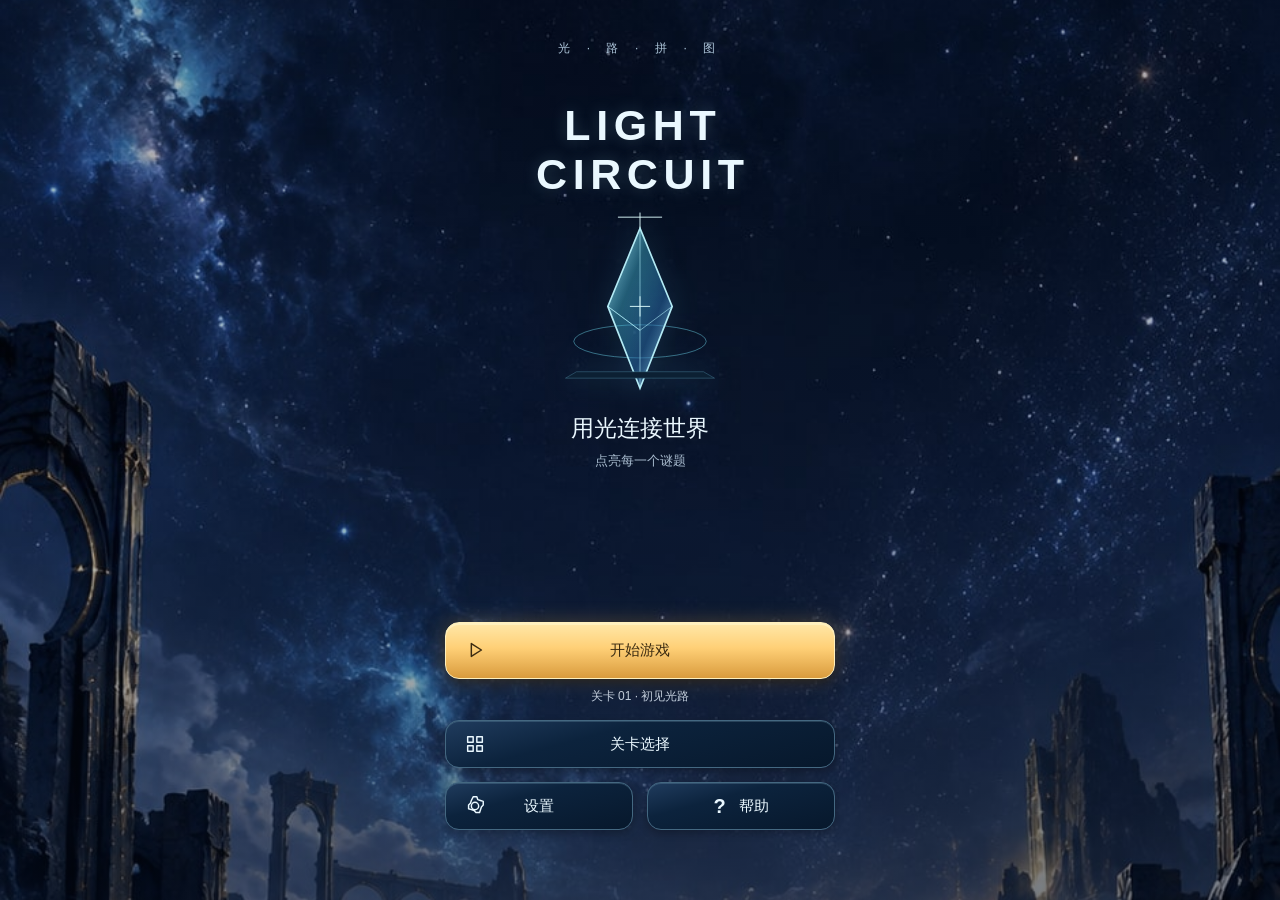
<file: index.html>
<!doctype html>
<html lang="zh-CN">
  <head>
    <meta charset="UTF-8" />
    <meta name="viewport" content="width=device-width, initial-scale=1, viewport-fit=cover" />
    <meta name="theme-color" content="#061221" />
    <meta name="description" content="旋转镜面，接通光路。五个关卡的星空解谜之旅。" />
    <title>Light Circuit · 光路拼图</title>
    <script type="module" crossorigin src="./assets/index-CzXPs9nU.js"></script>
    <link rel="stylesheet" crossorigin href="./assets/index-CplkHeoT.css">
  </head>
  <body>
    <main id="app"><p>正在准备光路…</p></main>
  </body>
</html>
</file>
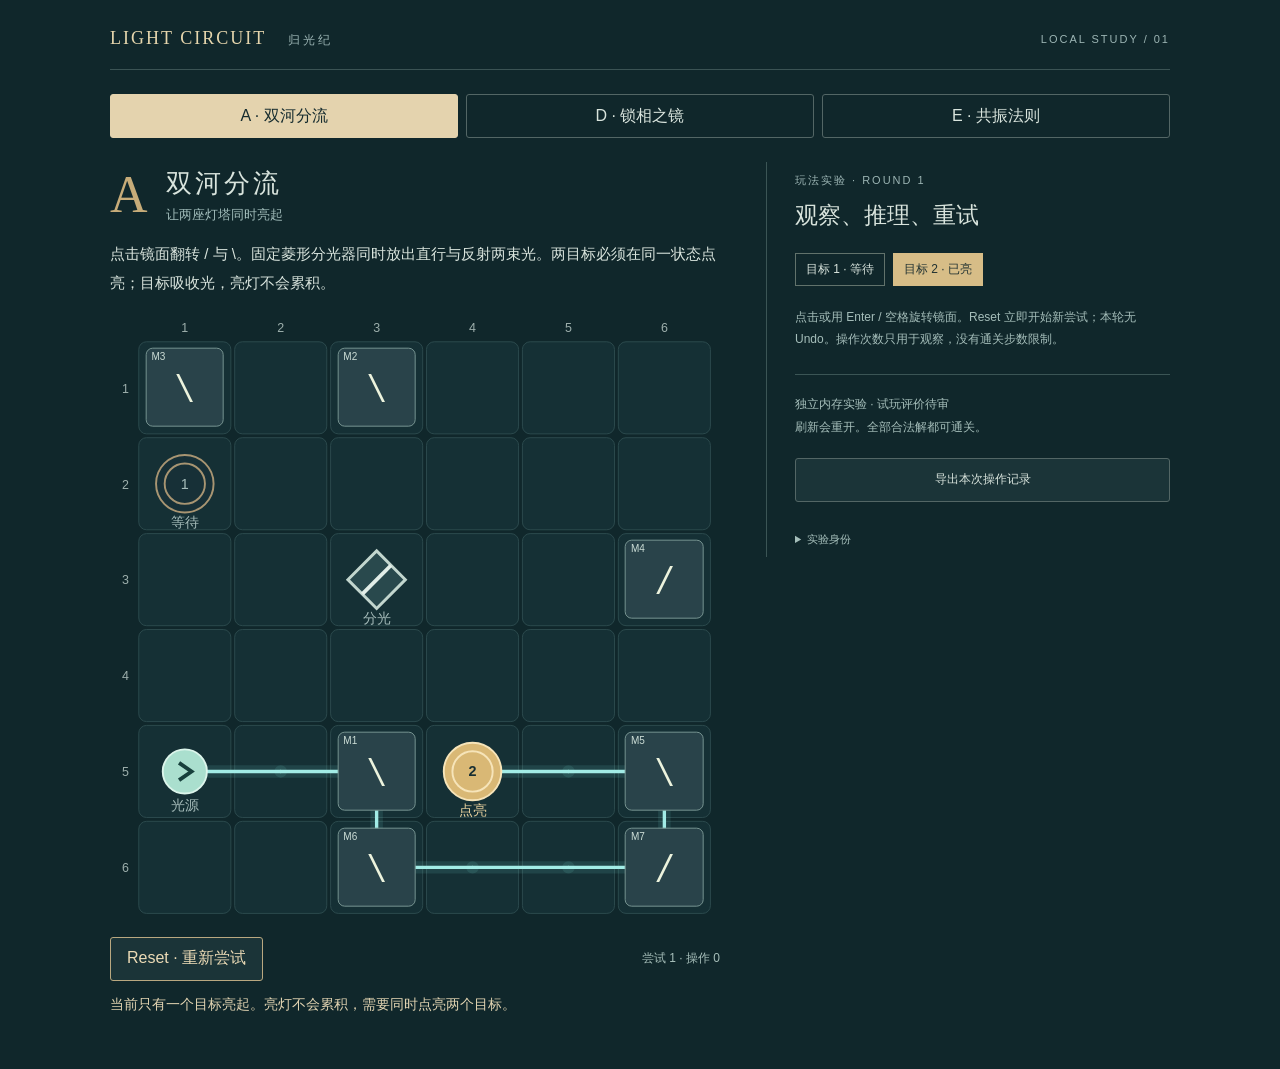
<file: gameplay-lab/round1/gameplay-lab.html>
<!doctype html>
<html lang="zh-CN">
  <head>
    <meta charset="UTF-8" />
    <meta name="viewport" content="width=device-width, initial-scale=1.0" />
    <meta name="theme-color" content="#10272b" />
    <title>Light Circuit · Gameplay Lab</title>
    <script type="module" crossorigin src="./assets/gameplay-lab-gVbwma9g.js"></script>
    <link rel="stylesheet" crossorigin href="./assets/gameplay-lab-BqunWcL1.css">
  </head>
  <body>
    <main id="lab"></main>
  </body>
</html>
</file>
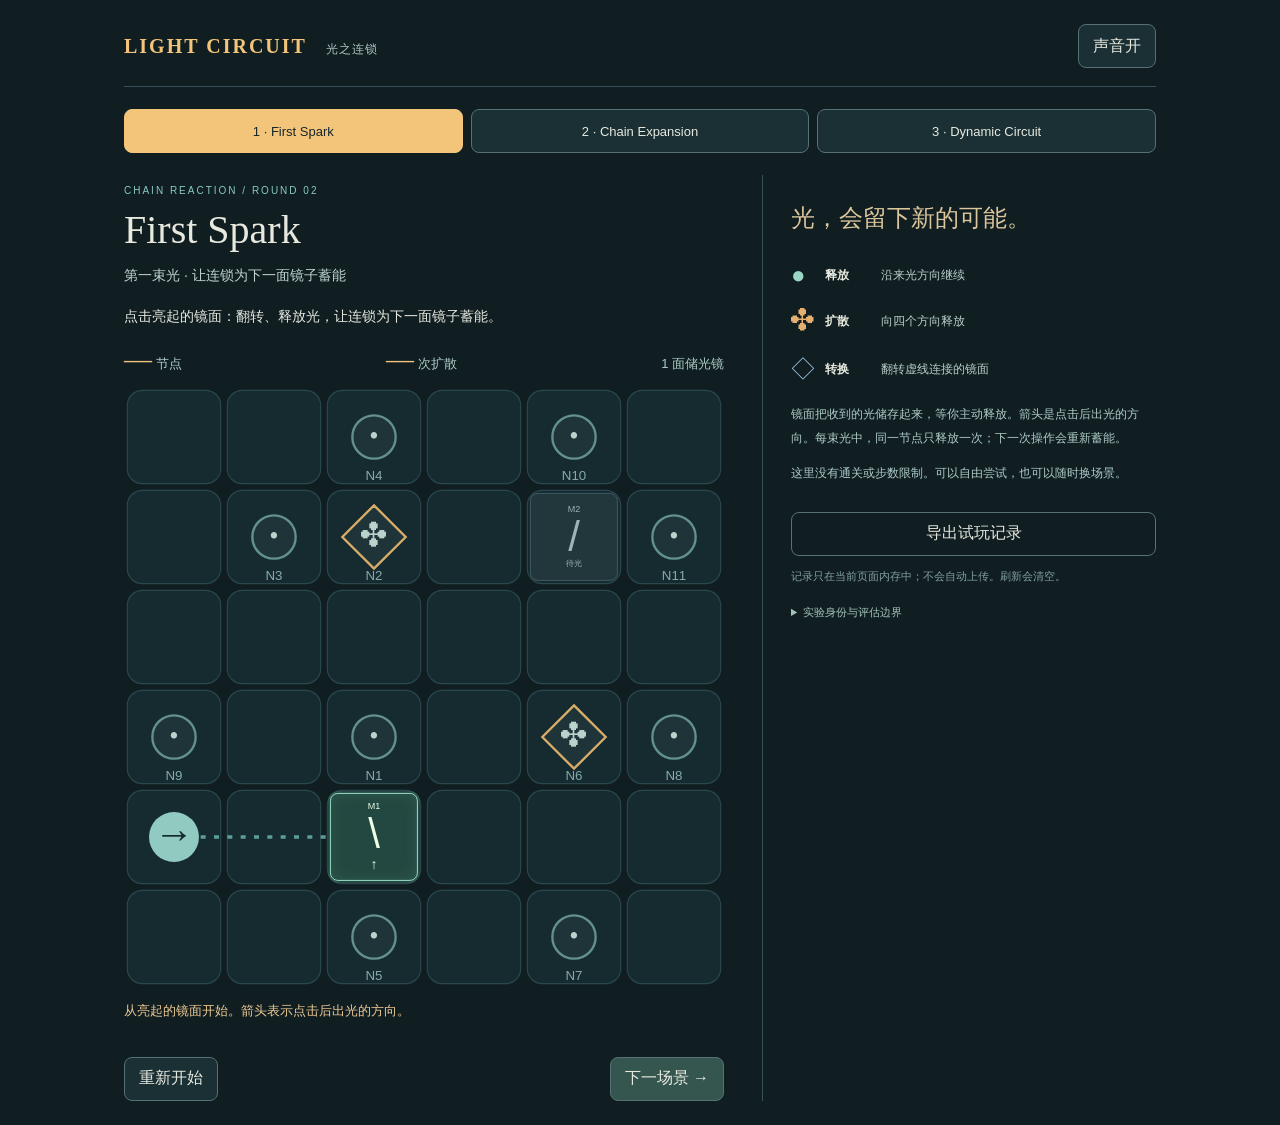
<file: gameplay-lab/round2/chain-reaction.html>
<!doctype html>
<html lang="zh-CN">
  <head>
    <meta charset="UTF-8" />
    <meta name="viewport" content="width=device-width, initial-scale=1" />
    <meta name="theme-color" content="#101e22" />
    <title>Light Circuit · 光之连锁实验</title>
    <script type="module" crossorigin src="./assets/chain-reaction-CK2EcYlo.js"></script>
    <link rel="stylesheet" crossorigin href="./assets/chain-reaction-CG8flUGW.css">
  </head>
  <body>
    <main id="chain"></main>
  </body>
</html>
</file>
<file: assets/index-CplkHeoT.css>
:root{--lightningcss-light: ;--lightningcss-dark:initial;color-scheme:dark;color:#eaf8ff;font-synthesis:none;--cyan:#8ce7f8;--gold:#eec26b;--muted:#a1b9ce;background:#061221;font-family:Microsoft YaHei,Noto Sans CJK SC,sans-serif}*{box-sizing:border-box}body{min-width:280px;margin:0}body:before{content:"";z-index:-2;background:url(../cosmic-ruins.jpg) 50%/cover no-repeat;position:fixed;inset:0}body:after{content:"";z-index:-1;background:linear-gradient(#02091850,#030c2140 55%,#02091885);position:fixed;inset:0}button{font:inherit;cursor:pointer;touch-action:manipulation;color:inherit}button:disabled{cursor:default}button:focus-visible,summary:focus-visible{outline-offset:4px;outline:2px solid #effcff}h1,h2,p{margin:0}h1{overflow-wrap:anywhere;font-size:21px;line-height:1.5}h1:focus{outline:none}h2{font-size:18px;line-height:1.5}p{line-height:1.6}svg{flex:none;width:22px;height:22px}#app{min-height:100vh;min-height:100dvh}.page{padding:max(24px, env(safe-area-inset-top,0px)) max(20px, env(safe-area-inset-right,0px)) max(28px, env(safe-area-inset-bottom,0px)) max(20px, env(safe-area-inset-left,0px))}.narrow{max-width:430px;min-height:100dvh;margin:auto}.button{background:linear-gradient(165deg,#203c5e,#0c233d 36%,#07182c);border:1px solid #446881;border-radius:14px;justify-content:center;align-items:center;gap:13px;width:100%;min-height:48px;padding:10px 17px;font-size:15px;font-weight:600;transition:border-color .11s,background-color .11s;display:flex;position:relative;box-shadow:inset 0 1px #97c3da35,0 3px 8px #0004}.button svg{position:absolute;left:18px}.home-menu>.button>span,.two-buttons .button>span,.complete-menu .button>span,.selection>.button>span,.help-page>.button>span{overflow-wrap:anywhere;max-width:calc(100% - 64px)}.button.primary{color:#3b2b11;background:linear-gradient(#ffe8a9,#ffd077 45%,#d99b3d);border:1px solid #fff0bd;min-height:57px;box-shadow:inset 0 2px #fff9d28a,0 0 20px #ebad4244,0 4px 8px #0007}.button:active:not(:disabled){background:#0a1b2b;border-color:#b9f3ff}.button.primary:active{background:#e9b85d}.button:disabled{opacity:.52;box-shadow:none}@media (hover:hover){.button:hover:not(:disabled),.level-card:hover:not(:disabled){border-color:#8bd2e6}}.two-buttons{grid-template-columns:1fr 1fr;gap:14px;display:grid}.panel{background:linear-gradient(160deg,#213d60ed,#0e263eea 36%,#07182cec);border:1px solid #365773;border-radius:14px;box-shadow:inset 0 1px #a3c9db23,0 5px 15px #0003}.eyebrow{color:var(--cyan);letter-spacing:.04em;font-size:12px}.muted,.fineprint{color:var(--muted)}.fineprint{text-align:center;margin-top:20px;font-size:12px}.home{flex-direction:column;display:flex}.home-kicker{text-align:center;letter-spacing:.55em;color:#aec6da;padding-top:15px;font-size:12px}.hero{text-align:center;padding-top:43px}.hero h1{letter-spacing:.13em;text-shadow:0 0 16px #b0e9ff35;padding-left:.13em;font-family:Bahnschrift,Trebuchet MS,sans-serif;font-size:43px;font-weight:600;line-height:1.14}.crystal{filter:drop-shadow(0 0 14px #63c8f73b);width:184px;height:206px;overflow:visible}.hero .crystal{margin:9px auto -3px;display:block}.hero h2{font-size:23px;font-weight:500}.hero p{color:#a8bbce;margin-top:5px;font-size:13px}.home-menu{flex-direction:column;gap:14px;margin-top:auto;padding-top:45px;padding-bottom:42px;display:flex}.continue-label{text-align:center;color:#c2cedd;margin-top:-6px;font-size:12px}.mobile-header{justify-content:space-between;align-items:center;gap:12px;display:flex}.mobile-header .button,.game-header .button{border-radius:12px;width:44px;height:44px;min-height:44px;padding:0}.mobile-header .button svg,.game-header .button svg{position:static}.mobile-header .button span,.game-header .button span{display:none}.mirror-flash{animation:.12s ease-out mirror-feedback}@keyframes mirror-feedback{0%{box-shadow:inset 0 0 18px #a7ecfa6b}to{box-shadow:inset 0 0 #a7ecfa00}}.header-spacer{width:44px}.mobile-header h1{font-size:20px}.chapter-heading{margin-top:65px;margin-bottom:39px;position:relative}.chapter-heading h2{margin-top:3px;font-size:28px}.chapter-heading>p:last-of-type{color:#b5c5d5;margin-top:8px;font-size:14px}.mini-crystal{position:absolute;top:20px;right:14px}.mini-crystal .crystal{width:66px;height:73px}.level-grid{grid-template-columns:repeat(3,minmax(0,1fr));gap:14px;display:grid}.level-card{text-align:left;background:linear-gradient(160deg,#254564,#102b44 40%,#08182d);border:1px solid #41627b;border-radius:13px;flex-direction:column;min-height:121px;padding:12px;display:flex;position:relative;box-shadow:inset 0 1px #b9dcee19}.level-card strong{font:600 25px Bahnschrift,sans-serif}.card-mark{color:var(--cyan);position:absolute;top:16px;right:12px}.card-mark svg{width:16px;height:16px}.card-status{color:#c1d3e0;margin-top:13px;margin-bottom:9px;font-size:12px}.level-card small{color:#adc4d7;border-top:1px solid #3f607754;padding-top:9px;font-size:10px}.level-card.selected{background:#133a4c;border-color:#91e3f1;box-shadow:inset 0 0 0 .5px #97d9eb}.level-card.locked{color:#849fb8;background:linear-gradient(145deg,#1b3351,#091b2f)}.level-card.locked .card-mark{color:#92aac1}.selection-note{margin-top:43px;padding:14px 17px}.selection-note strong{color:var(--cyan);font-size:14px;font-weight:500}.selection-note p{color:#b8cadd;margin-top:8px;font-size:12px}.selection>.primary{margin-top:25px}.game-page{max-width:1440px;margin:auto}.game-header{text-align:center;justify-content:space-between;align-items:center;gap:12px;display:flex}.game-header .eyebrow{color:#b4c7db;margin-bottom:2px}.game-header h1{font-size:16px}.game-center{width:100%;max-width:390px;margin:auto}.game-goal{justify-content:space-between;align-items:flex-start;gap:10px;margin:30px 0 24px;display:flex}.game-goal strong{font-size:16px}.game-goal p{color:#b7c9da;margin-top:6px;font-size:12px}.moves{white-space:nowrap;color:var(--cyan);padding-top:2px;font-size:12px}.board-shell{background:linear-gradient(160deg,#19374f,#040e1b 30%,#12293e 70%,#050f1b);border:1px solid #5c8298;border-radius:14px;width:100%;padding:8px;position:relative;box-shadow:0 0 0 3px #06111ddd,0 0 0 4px #32516a,0 8px 22px #0008,inset 0 0 0 3px #060f1c}canvas{aspect-ratio:1;border-radius:3px;width:100%;display:block}.hit-plane,.fallback-entities{touch-action:pan-y pinch-zoom;position:absolute;inset:9px}.mirror-hit{touch-action:pan-y pinch-zoom;background:0 0;border:0;border-radius:8px;min-width:44px;min-height:44px;padding:0;position:absolute;transform:translate(-50%,-50%)}.mirror-hit:focus-visible{outline-offset:0;outline:2px solid #eafaff}.mirror-hit:active{background:#baf3ff15}.fallback-entities{pointer-events:none;display:none}.canvas-fallback .fallback-entities{display:block}.canvas-fallback .fallback-entities span{font-size:24px;position:absolute;transform:translate(-50%,-50%)}.canvas-fallback .mirror-hit{background:#163347;border:1px solid #89bed2}.canvas-fallback .mirror-hit:after{content:attr(data-orientation);font-size:28px}.board-caption{color:#a4bbd0;justify-content:space-between;gap:8px;margin:15px 0 14px;font-size:11px;display:flex}.status-note{color:#c0d3e1;background:#0b2135ef;border:1px solid #365875;border-radius:11px;min-height:45px;padding:12px 14px;font-size:12px;line-height:1.6}.game-center>.status-note:before{content:"•";color:var(--cyan);margin-right:8px}.tools{gap:13px;margin-top:21px;display:flex}.mobile-tools .button{flex-direction:column;flex:1;gap:4px;min-height:65px;padding:9px}.mobile-tools .button svg{width:19px;height:19px;position:static}.question-icon{font-size:20px;line-height:1}.path-details{color:#b3c8d9;margin-top:24px;font-size:12px}.path-details summary{cursor:pointer;min-height:44px;padding:10px 4px}.path-details p,.path-details ul{font-size:12px;line-height:1.8}.legend{color:#b3c3d4;justify-content:center;align-items:center;gap:8px;margin-top:25px;font-size:10px;display:flex}.legend>span:not(:first-child){margin-left:7px}.source-dot{background:#65c8df;border:2px solid #b6f5ff;border-radius:100%;width:14px;height:14px;box-shadow:0 0 6px #81dcec}.mirror-dot{color:#d4f7ff;font-size:23px}.receiver-dot{color:var(--gold);font-size:22px}.obstacle-dot{color:#839aaf;font-size:20px}.desktop-brand,.side-panel,.tool-panel{display:none}.completion{text-align:center;padding-top:max(24px, env(safe-area-inset-top))}.success-emblem{color:#fff2c6;border:1px solid #a9894277;border-radius:50%;place-items:center;width:76px;height:76px;margin:8px auto 10px;animation:.18s ease-out receive;display:grid;position:relative;box-shadow:0 0 0 14px #e6b85607,0 0 32px #c4902d25}.success-emblem:before{content:"";border:2px solid #e5bc65;border-radius:50%;position:absolute;inset:14px;box-shadow:0 0 0 5px #dcb04e14}.success-emblem svg{width:41px;height:41px}.completion h1{font-size:28px}.complete-level{color:#bdcede;margin-top:6px;font-size:13px}.complete-board{width:76%;margin:25px auto 20px}.result-panel{text-align:left;justify-content:space-between;align-items:center;padding:15px 20px;display:flex}.result-panel div strong{font-size:14px;font-weight:500}.result-panel p{color:#a4bbd0;margin-top:5px;font-size:11px}.result-moves{font:600 36px Bahnschrift,sans-serif}.unlock-note{color:var(--gold);margin:16px 0 24px;font-size:12px}.complete-menu{flex-direction:column;gap:12px;display:flex}.settings-lead{color:#bdd0df;margin:42px 0 23px;font-size:14px}.settings-page>.eyebrow{margin:24px 0 10px}.setting-panel{margin-bottom:19px;padding:0 16px}.setting-panel>p:first-child{padding-top:16px;font-size:14px}.setting-row{text-align:left;background:0 0;border:none;border-bottom:1px solid #42607955;justify-content:space-between;align-items:center;gap:12px;width:100%;min-height:58px;font-size:14px;display:flex}.setting-row small{text-align:right;font-size:11px}.setting-row:last-child{border:none}.switch{background:#2c425b;border:1px solid #69839e;border-radius:20px;flex-shrink:0;width:44px;height:26px;position:relative}.switch:after{content:"";background:#a6bacf;border-radius:50%;width:18px;height:18px;position:absolute;top:3px;left:3px}.switch.on{background:#21779a;border-color:#80c8d9}.switch.on:after{background:#e9fbff;left:21px}.setting-hint{color:#b0c6d8;padding:8px 0 17px;font-size:11px;line-height:1.8}.segmented{background:#081b30;border:1px solid #446480;border-radius:10px;margin:10px 0 14px;padding:3px;display:flex}.segmented button{color:#a8c3d8;background:0 0;border:none;border-radius:7px;flex:1;min-height:44px}.segmented button[aria-pressed=true]{color:#ecfaff;background:#215166;box-shadow:inset 0 0 0 1px #75abbc}.language-row{color:#aac1d6;justify-content:space-between;margin-top:30px;font-size:12px;display:flex}.help-lead{text-align:center;margin-top:34px;font-size:20px}.help-board{width:75%;margin:38px auto 20px}.help-steps{flex-direction:column;gap:24px;margin:26px 0;padding:0;list-style:none;display:flex}.help-steps li{align-items:flex-start;gap:13px;display:flex}.help-steps li>span{width:34px;height:34px;color:var(--cyan);background:#164158;border:1px solid #3a7790;border-radius:50%;flex:none;place-items:center;margin-top:3px;font:14px Bahnschrift,sans-serif;display:grid}.help-steps h2{font-size:16px;font-weight:500}.help-steps p{color:#b4cadc;margin-top:5px;font-size:12px}.help-page>.button{margin-top:20px}.reset-dialog{color:#eafaff;background:#0c2238;border:1px solid #62879e;border-radius:17px;width:100%;max-width:min(360px,100vw - 32px);padding:24px;box-shadow:0 10px 50px #0008}.reset-dialog::backdrop{background:#010713bf}.reset-dialog p{color:#b6cede;margin:12px 0 25px;font-size:14px}.reset-dialog>div{gap:12px;display:flex}.reset-dialog .button{min-height:48px}.reset-dialog .button svg{display:none}.storage-notice{color:#ead7a5;background:#0b2038;border:1px solid #d0b268;border-radius:10px;max-width:430px;margin:0 auto 20px;padding:12px;font-size:12px;line-height:1.7}.error-page>p{margin:60px 0 30px}[data-reduce=true] *,[data-reduce=true] :before,[data-reduce=true] :after,[data-effect=LOW] *{transition:none!important;animation:none!important}@keyframes receive{0%{opacity:.4}to{opacity:1}}@media (prefers-reduced-motion:reduce){*,:before,:after{transition:none!important;animation:none!important}}@media (max-width:359px){.page{padding-left:max(14px, env(safe-area-inset-left,0px));padding-right:max(14px, env(safe-area-inset-right,0px));padding-top:max(16px, env(safe-area-inset-top,0px))}.game-goal{margin:18px 0 15px}.game-goal p{font-size:11px}.board-caption{margin:12px 0;font-size:10px}.mobile-tools{margin-top:16px}.mobile-tools .button{min-height:56px}.game-header h1{font-size:15px}.path-details{margin-top:12px}.legend{margin-top:10px}.hero{padding-top:30px}.hero h1{font-size:36px}.hero .crystal{width:140px;height:152px}.home-menu{padding-top:25px;padding-bottom:12px}.chapter-heading{margin-top:38px;margin-bottom:26px}.level-grid{gap:10px}.level-card{min-height:110px;padding:10px 8px}.card-mark{right:8px}.level-card small{font-size:9px}.selection-note{margin-top:30px}.completion{padding-top:20px}.success-emblem{width:70px;height:70px;margin-bottom:10px}.completion h1{font-size:24px}.complete-board{width:76%;margin:25px auto}.unlock-note{margin:17px 0 25px}}@media (min-width:1000px){.game-page{padding:32px 48px 34px}.desktop-brand{letter-spacing:.12em;border-bottom:1px solid #63839d3b;justify-content:space-between;align-items:center;margin-bottom:24px;padding-bottom:20px;font:20px Bahnschrift,sans-serif;display:flex}.desktop-brand small{color:#b1c5d6;letter-spacing:.15em;margin-top:8px;font:11px Microsoft YaHei,sans-serif;display:block}.desktop-brand .button{width:48px;padding:0;font-size:0}.desktop-brand .button svg{position:static}.game-layout{grid-template-columns:minmax(160px,220px) minmax(360px,500px) minmax(190px,260px);justify-content:space-between;align-items:start;gap:28px;display:grid}.side-panel,.tool-panel{margin-top:46px;padding:20px;display:block}.side-panel h2{margin-top:3px;font-size:22px}.side-panel>.muted{margin-top:8px;font-size:12px}.side-panel>.button{margin-top:25px;padding-left:26px;font-size:12px}.side-panel>.button svg{width:16px;left:9px}.side-levels{flex-direction:column;gap:10px;margin-top:23px;display:flex}.side-levels .level-card{border-radius:9px;flex-direction:row;align-items:center;gap:10px;min-height:49px;padding:10px}.side-levels .level-card strong{font-size:14px}.side-levels .level-card small{border:0;max-width:calc(100% - 48px);padding:0;font-size:10px}.side-levels .card-status{display:none}.side-levels .card-mark{top:17px;right:9px}.side-levels .card-mark svg{width:12px;height:12px}.game-center{max-width:500px}.game-header{text-align:left;height:44px}.game-header>div:nth-child(2){align-items:center;gap:8px;display:flex}.game-header h1{font-size:18px}.game-header .eyebrow{margin:0}.mobile-only,.mobile-tools{display:none}.game-goal{margin:0 0 14px}.game-goal>div{display:none}.tool-panel h2{font-size:18px}.tool-panel>p{color:#b4cada;margin-top:10px;font-size:11px}.target-status{border-top:1px solid #486b8255;align-items:center;gap:10px;margin-top:23px;padding-top:22px;display:flex}.receiver-symbol{color:var(--gold);font-size:37px}.target-status strong{font-size:13px;font-weight:500}.target-status p{color:#acc3d7;margin-top:5px;font-size:10px}.tool-panel .tools{flex-direction:column;gap:12px}.tool-panel .button{font-size:13px}.tool-panel .question-icon{position:absolute;left:20px}.keyboard-hint{line-height:2;margin-top:28px!important}.path-details{margin-top:12px}.game-center .status-note{display:none}.legend{margin-top:22px;font-size:12px}}
</file>
<file: gameplay-lab/round1/assets/gameplay-lab-BqunWcL1.css>
:root{color:#d9e4dd;--lightningcss-light: ;--lightningcss-dark:initial;color-scheme:dark;font-synthesis:none;background:#10272b;font-family:Microsoft YaHei,PingFang SC,sans-serif}*{box-sizing:border-box}body{margin:0}button,a{-webkit-tap-highlight-color:transparent}button{font:inherit;cursor:pointer;color:inherit;background:#1b3438;border:1px solid #536665;border-radius:3px;min-height:44px;padding:10px 16px}button:focus-visible,a:focus-visible,summary:focus-visible{outline-offset:3px;outline:3px solid #ffd399}button:disabled{cursor:default}#lab{max-width:1140px;margin:auto;padding:28px 40px}header{border-bottom:1px solid #3b5354;justify-content:space-between;align-items:center;padding-bottom:20px;display:flex}.wordmark{color:#e6d6ad;letter-spacing:2px;font-family:Georgia,serif;font-size:18px;text-decoration:none}.wordmark span{color:#9cb5b4;letter-spacing:3px;margin-left:16px;font-size:12px}.edition,.eyebrow{letter-spacing:2px;color:#9cb5b4;font-size:11px}nav{gap:8px;margin:24px 0;display:flex}nav button{background:0 0;flex:1}nav button[aria-pressed=true]{color:#152b2e;background:#e4d3ae;border-color:#e4d3ae}.workbench{grid-template-columns:minmax(0,610px) minmax(240px,1fr);align-items:start;gap:46px;display:grid}.heading{align-items:center;gap:18px;margin:4px 0 14px;display:flex}.study-number{color:#c7ac79;font-family:Georgia,serif;font-size:52px;line-height:1}h1{letter-spacing:3px;margin:0 0 5px;font-size:26px;font-weight:500}.subtitle{color:#a1bcba;margin:0;font-size:13px}.board-wrap{aspect-ratio:1;width:100%;position:relative}.drawing svg{width:100%;display:block;overflow:visible}.drawing text{fill:#a6bcba;text-anchor:middle;font-family:Microsoft YaHei,sans-serif;font-size:15px}.tile{fill:#153035;stroke:#2c4b4e;stroke-width:1px}.beam line,.beam-halo line{stroke-linecap:round}.beam line{stroke:#a2ece6;stroke-width:3.5px}.beam-halo line{stroke:#72d6cd;stroke-width:13px;opacity:.12}.source{fill:#aadfce;stroke:#dcf5eb;stroke-width:2px}.source-arrow{fill:none;stroke:#17403c;stroke-width:4px}.receiver circle{fill:#173037;stroke:#a89572;stroke-width:2px}.receiver.lit circle{fill:#d9b875;stroke:#f6e4b9}.receiver.lit text{fill:#172e32;font-weight:700}.receiver.lit text:last-child{fill:#e8d19f}.splitter{fill:#29494d;stroke:#c2d6ce;stroke-width:3px}.split-line{stroke:#e2eee8;stroke-width:4px}.stone{fill:#354246;stroke:#617377;stroke-width:2px}.drawing .coordinate{fill:#9dafac;font-size:13px}.hits{position:absolute;inset:0}.mirror{touch-action:pan-y;background:#29434a;border:1px solid #769390;border-radius:7px;flex-direction:column;justify-content:center;align-items:center;min-width:44px;min-height:44px;padding:0;display:flex;position:absolute;transform:translate(-50%,-50%)}.mirror-id{color:#cbdcd5;font-size:10px;line-height:1;position:absolute;top:3px;left:5px}.mirror-face{color:#ecf3dd;font-family:Georgia,serif;font-size:clamp(25px,3.9vw,43px);line-height:1;transform:scaleX(1.4)}.mirror-mark{text-align:center;color:#dfc89c;width:100%;font-size:10px;line-height:1;position:absolute;bottom:3px}.mirror[data-locked=true]{background:#514330;border:2px solid #e4bc79}.mirror.changed{animation:.8s ease-out acknowledge}@keyframes acknowledge{0%{box-shadow:0 0 0 3px #eadbb1}to{box-shadow:0 0 #0000}}.controls{justify-content:space-between;align-items:center;gap:10px;margin-top:14px;display:flex}.controls button{color:#ecdbb6;border-color:#b9a880}.count{color:#a8c0bb;white-space:nowrap;font-size:12px}.feedback{color:#e1d3b1;min-height:48px;margin:12px 0 0;font-size:14px;line-height:1.7}aside{border-left:1px solid #3b5555;padding-left:28px}h2{margin:12px 0 22px;font-family:Georgia,Microsoft YaHei,serif;font-size:23px;font-weight:400}.rule{font-size:15px;line-height:1.95}.target-status{flex-wrap:wrap;gap:8px;margin:20px 0;display:flex}.target-chip{border:1px solid #61726b;padding:7px 10px;font-size:12px}.target-chip.on{color:#223332;background:#d7bd87;border-color:#d7bd87}.relations{margin:16px 0;font-size:13px}.relations h3{color:#a8c0bb;font-size:12px;font-weight:400}.relations p{letter-spacing:1px;margin:7px 0}.relations b{color:#e5c696;width:24px;display:inline-block}.lock-note{color:#e5c696;line-height:1.8}.operation-note,.boundary{color:#a5beba;font-size:12px;line-height:1.85}.boundary{border-top:1px solid #3b5555;margin-top:24px;padding-top:18px}.export{width:100%;margin-top:8px;font-size:12px}details{color:#a5beba;margin-top:20px;font-size:11px}summary{cursor:pointer;padding:10px 0}pre{overflow-wrap:anywhere;white-space:pre-wrap;font-size:10px}[data-phase=COMPLETE] .feedback{color:#aadfbd}@media (max-width:760px){#lab{padding:18px 16px}header{padding-bottom:14px}.edition{display:none}.wordmark span{margin-left:8px}nav{gap:5px;margin:18px 0}nav button{padding:10px 5px;font-size:12px}.workbench{grid-template-columns:1fr;gap:20px}.heading{gap:12px}.study-number{font-size:38px}h1{font-size:23px}.mirror-face{font-size:clamp(24px,6.8vw,43px)}.mirror-id{font-size:8px;top:2px;left:3px}.mirror-mark{font-size:8px;bottom:2px}aside{border-top:1px solid #3b5555;border-left:0;padding:14px 0 0}aside h2{display:none}.rule{font-size:14px}}@media (prefers-reduced-motion:reduce){.mirror.changed{outline:2px solid #eadbb1;animation:none}}
</file>
<file: gameplay-lab/round2/assets/chain-reaction-CG8flUGW.css>
*{box-sizing:border-box}body{color:#e7e9df;background:#101e22;margin:0;font-family:Segoe UI,Microsoft YaHei,sans-serif}button,a{-webkit-tap-highlight-color:transparent}button{font:inherit;color:inherit;cursor:pointer;background:#1b3035;border:1px solid #557175;border-radius:8px;min-height:44px;padding:10px 14px}button:focus-visible,a:focus-visible{outline-offset:4px;outline:3px solid #f3c57b}button:hover:not(:disabled){border-color:#f3c57b}button:disabled{cursor:default}button[hidden]{display:none}#chain{max-width:1080px;margin:auto;padding:24px}header{border-bottom:1px solid #345056;justify-content:space-between;align-items:center;padding-bottom:18px;display:flex}header a{letter-spacing:2px;color:#f3c57b;font:600 20px Georgia,serif;text-decoration:none}header a span{letter-spacing:1px;color:#adc6c3;margin-left:12px;font:12px Microsoft YaHei,sans-serif}nav{grid-template-columns:repeat(3,1fr);gap:8px;margin:22px 0;display:grid}nav button{font-size:13px}nav button[aria-pressed=true]{color:#172629;background:#f3c57b;border-color:#f3c57b}.workspace{grid-template-columns:minmax(300px,600px) minmax(240px,1fr);gap:38px;display:grid}.kicker{color:#89c9c4;letter-spacing:2px;font-size:10px}h1{margin:8px 0 10px;font:40px Georgia,serif}.subtitle{color:#bdd4cf;font-size:14px}.instruction{margin:20px 0 12px;font-size:14px;line-height:1.7}.stats{color:#acccc7;justify-content:space-between;align-items:baseline;gap:8px;margin:14px 0 12px;font-size:13px;display:flex}.stats b{color:#f3c57b;font:28px Georgia,serif}.board{aspect-ratio:1;touch-action:pan-y;-webkit-user-select:none;user-select:none;width:100%;position:relative}.drawing svg{width:100%;height:100%;display:block}.cell{fill:#152b30;stroke:#29474d;stroke-width:.7px}.feed{fill:none;stroke:#5c9d99;stroke-dasharray:3 5;stroke-width:2px}.beam{fill:none;stroke:#f3c57b;stroke-width:2.7px;stroke-linecap:round;filter:drop-shadow(0 0 3px #cb7c40)}.tether{stroke:#78acb7;stroke-dasharray:2 4;stroke-width:.7px;opacity:.5}.tether.changed{stroke:#fff2bb;stroke-width:2px;opacity:1}.node{fill:#1e3438;stroke:#64918b;stroke-width:1.4px}.node text{fill:#b9d3cc;stroke:none;text-anchor:middle;font:16px Georgia,serif}.node .node-id{fill:#87aaa9;font:8px Segoe UI,sans-serif}.node.spread{stroke:#d8ad69}.node.transform{stroke:#88b3ce}.node.lit{fill:#e4ae62;stroke:#fff0ba}.node.lit text{fill:#172b30}.node.lit .node-id{fill:#efcc93}.node.releasing{animation:.32s ease-out release}.node.charging{animation:.115s linear charge}.sparks{fill:#fff2bb;stroke:none}@keyframes charge{0%{fill:#1e3438}to{fill:#e4ae62}}.source circle{fill:#91cac0}.source text{fill:#142b2e;text-anchor:middle;font:24px Georgia,serif}.mirror{color:#9bb4b4;width:14.7%;height:14.7%;box-shadow:none;background:#22373b;border-color:#405a60;border-radius:8px;flex-direction:column;justify-content:center;align-items:center;gap:1px;padding:3px;display:flex;position:absolute;transform:translate(-50%,-50%)}.mirror[data-charged=true]{color:#ecffe5;background:#234841;border-color:#96e0c1;box-shadow:0 0 0 2px #99dac526,inset 0 0 14px #6dbea327}.mirror-id{font-size:9px;line-height:1}.face{font-size:clamp(23px,3.7vw,42px);line-height:1.05}.outgoing{font-size:14px;line-height:1}.mirror[data-charged=false] .outgoing{font-size:8px}.mirror.transformed{background:#5c4530;border-color:#ffd395}#feedback{color:#efca94;min-height:44px;font-size:13px;line-height:1.7}.controls{flex-wrap:wrap;gap:8px;display:flex}.controls #next{background:#34564f;margin-left:auto}aside{border-left:1px solid #355258;padding-top:24px;padding-left:28px}aside h2{color:#dcc69c;margin:0 0 24px;font:24px/1.6 Georgia,Microsoft YaHei,serif}.legend p{grid-template-columns:24px 46px 1fr;align-items:center;gap:10px;margin:18px 0;font-size:12px;display:grid}.legend i{color:#9bd5c5;font-size:24px;font-style:normal}.legend i.spread{color:#e4b06f}.legend i.transform{color:#99bfdd}.legend span{color:#b8cecb}.quiet{color:#adcbc7;font-size:12px;line-height:1.95}.privacy{color:#829f9f;font-size:11px;line-height:1.7}#export{background:0 0;width:100%;margin-top:14px}details{color:#a2c2bc;margin-top:20px;font-size:11px}pre{white-space:pre-wrap;overflow-wrap:anywhere;font-size:10px;line-height:1.6}@keyframes release{0%{filter:drop-shadow(0 0 8px #ffd280)}to{filter:none}}@media (max-width:720px){#chain{padding:16px 12px}.workspace{grid-template-columns:1fr;gap:18px}nav{gap:6px;margin:18px 0}nav button{padding:8px 3px;font-size:10px}header a{letter-spacing:1px;font-size:15px}header a span{margin:6px 0 0;font-size:11px;display:block}header{padding-bottom:12px}h1{font-size:33px}.subtitle{font-size:12px}.instruction{margin-top:15px}.mirror{width:15%;height:15%}.face{font-size:26px}.mirror-id{font-size:8px}.outgoing{font-size:12px}aside{border-top:1px solid #355258;border-left:0;padding:22px 0 0}.legend{grid-template-columns:1fr;display:grid}.controls button{padding:9px;font-size:12px}.stats{font-size:11px}.stats b{font-size:25px}}@media (prefers-reduced-motion:reduce){*,:before,:after{transition:none!important;animation:none!important}.beam{filter:none}}
</file>
